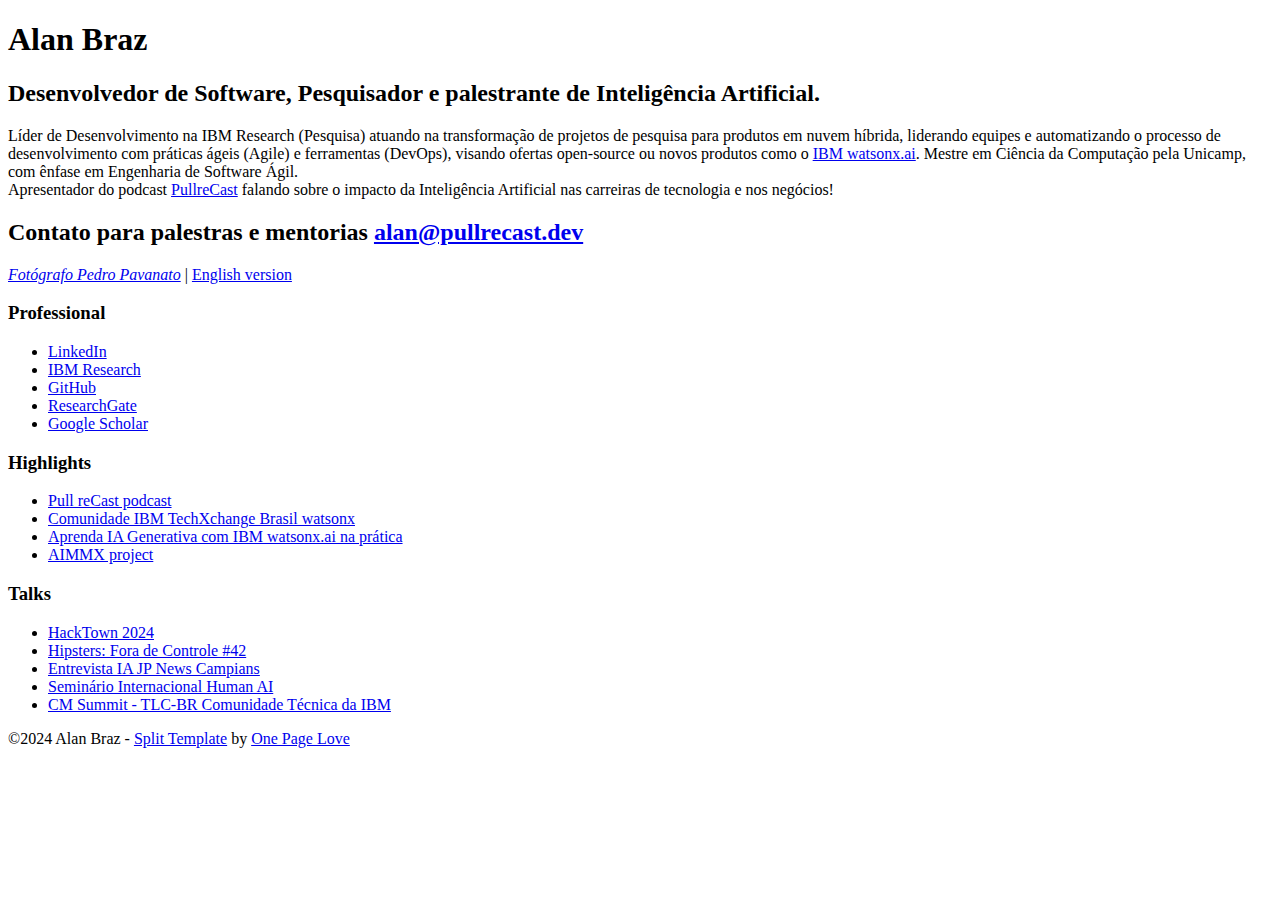
<file: index.html>
<!doctype html><html lang=pt-br><head><meta name=generator content="Hugo 0.131.0"><meta charset=UTF-8><meta http-equiv=X-UA-Compatible content="IE=edge"><title>Sobre Alan</title>
<meta name=author content="Alan Braz"><meta name=description content="Engenheiro de Software da área de Pesquisa da IBM Brasil"><meta name=robots content="index, follow"><meta name=referrer content="always"><meta property="og:title" content="Sobre Alan"><meta property="og:description" content="Engenheiro de Software da área de Pesquisa da IBM Brasil"><meta property="og:url" content="https://alanbraz.com.br/"><meta property="og:image" content="https://alanbraz.com.br/images/exame-sm.jpg"><meta name=twitter:card content="summary_large_image"><meta name=twitter:site content="@alanbraz"><link rel=icon href=https://alanbraz.com.br/favicon.ico><link rel=stylesheet href=https://alanbraz.com.br/assets/css/split.css type=text/css media=screen><meta name=viewport content="width=device-width,initial-scale=1"><link rel=stylesheet href=https://alanbraz.com.br/css/style.css type=text/css media=screen><style>.fs-split .split-image{background-image:url(https://alanbraz.com.br/images/exame.jpg);background-position:50% 0}</style><script async src="https://www.googletagmanager.com/gtag/js?id=G-8M63DZS7GD"></script><script>var dnt,doNotTrack=!1;if(!1&&(dnt=navigator.doNotTrack||window.doNotTrack||navigator.msDoNotTrack,doNotTrack=dnt=="1"||dnt=="yes"),!doNotTrack){window.dataLayer=window.dataLayer||[];function gtag(){dataLayer.push(arguments)}gtag("js",new Date),gtag("config","G-8M63DZS7GD")}</script></head><body id=fullsingle class=page-template-page-fullsingle-split><div class=fs-split><div class=split-image></div><div class=split-content><div class=split-content-vertically-center><div class=split-intro><h1>Alan Braz</h1><h2 class=tagline>Desenvolvedor de Software, Pesquisador e palestrante de Inteligência Artificial.</h2></div><div class=split-bio><p>Líder de Desenvolvimento na IBM Research (Pesquisa) atuando na transformação de projetos de pesquisa para produtos em nuvem híbrida, liderando equipes e automatizando o processo de desenvolvimento com práticas ágeis (Agile) e ferramentas (DevOps), visando ofertas open-source ou novos produtos como o <a href=https://www.ibm.com/br-pt/products/watsonx-ai>IBM watsonx.ai</a>.
Mestre em Ciência da Computação pela Unicamp, com ênfase em Engenharia de Software Ágil.<br>Apresentador do podcast <a href=http://canal.pullrecast.dev>PullreCast</a> falando sobre o impacto da Inteligência Artificial nas carreiras de tecnologia e nos negócios!</p><h2 id=contato-para-palestras-e-mentorias-alanpullrecastdevmailtoalanpullrecastdev><strong>Contato para palestras e mentorias <a href=mailto:alan@pullrecast.dev>alan@pullrecast.dev</a></strong></h2><p><em><a href=https://pedropavanato.com.br/>Fotógrafo Pedro Pavanato</a></em> | <a href=en>English version</a></p></div><div class=split-lists><div class=split-list><h3>Professional</h3><ul><li><a href=https://www.linkedin.com/in/alanbraz title=LinkedIn target=_blank>LinkedIn</a></li><li><a href=https://research.ibm.com/people/alan-braz title="IBM Research" target=_blank>IBM Research</a></li><li><a href=https://github.com/alanbraz title=GitHub target=_blank>GitHub</a></li><li><a href=https://www.researchgate.net/profile/Alan-Braz-2 title=ResearchGate target=_blank>ResearchGate</a></li><li><a href="https://scholar.google.com.br/citations?user=BZujm7MAAAAJ" title="Google Scholar" target=_blank>Google Scholar</a></li></ul></div><div class=split-list><h3>Highlights</h3><ul><li><a href=http://pullrecast.dev title="Pull reCast podcast" target=_blank>Pull reCast podcast</a></li><li><a href=https://ibm.biz/watsonx-br title="Comunidade IBM TechXchange Brasil watsonx" target=_blank>Comunidade IBM TechXchange Brasil watsonx</a></li><li><a href="https://www.youtube.com/watch?v=jzPjIUhNXkM" title="Aprenda IA Generativa com IBM watsonx.ai na prática" target=_blank>Aprenda IA Generativa com IBM watsonx.ai na prática</a></li><li><a href=https://github.com/IBM/AIMMX title="AIMMX project" target=_blank>AIMMX project</a></li></ul></div><div class=split-list><h3>Talks</h3><ul><li><a href=https://link.pullrecast.dev/hacktown24 title="HackTown 2024" target=_blank>HackTown 2024</a></li><li><a href="https://open.spotify.com/episode/6YvUNfYY3nkbNgXN5LJHU9?si=uPbtu7FoTz63kw369_qvmg&amp;t=1515" title="Hipsters: Fora de Controle #42" target=_blank>Hipsters: Fora de Controle #42</a></li><li><a href="https://www.youtube.com/watch?v=Cbixa3LSXCk" title="Entrevista IA JP News Campians" target=_blank>Entrevista IA JP News Campians</a></li><li><a href="https://www.youtube.com/watch?v=hOivpEPPIuE&amp;t=3656s" title="Seminário Internacional Human AI" target=_blank>Seminário Internacional Human AI</a></li><li><a href="https://www.youtube.com/watch?v=EBis9aTsHio&amp;t=33740s" title="CM Summit - TLC-BR Comunidade Técnica da IBM" target=_blank>CM Summit - TLC-BR Comunidade Técnica da IBM</a></li></ul></div></div><div class=split-credit><p>&copy;2024 Alan Braz - <a href=https://onepagelove.com/split title="Split Template">Split Template</a> by <a href=https://onepagelove.com title="One Page Love">One Page Love</a></p></div></div></div></div></body></html>
</file>
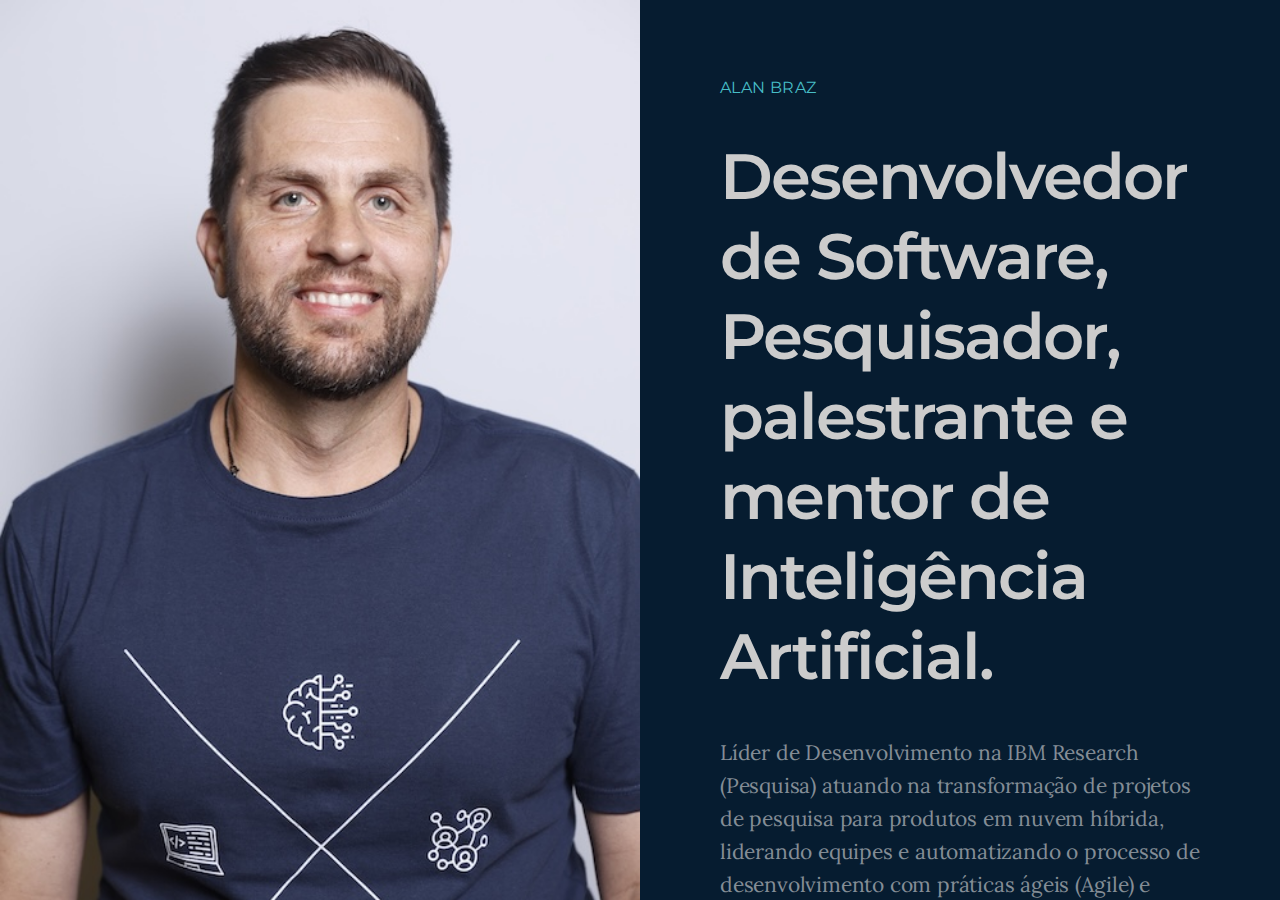
<file: br/index.html>
<!doctype html><html lang=pt-BR><head><meta charset=UTF-8><meta name=viewport content="width=device-width,initial-scale=1"><title>Sobre Alan</title>
<meta name=author content="Alan Braz"><meta name=description content="Engenheiro de Software da área de Pesquisa da IBM Brasil"><meta name=robots content="index, follow"><meta name=referrer content="always"><meta property="og:title" content="Sobre Alan"><meta property="og:description" content="Engenheiro de Software da área de Pesquisa da IBM Brasil"><meta property="og:url" content="https://alanbraz.com.br/"><meta property="og:image" content="https://alanbraz.com.br/images/exame-prc-sm.jpg"><meta name=twitter:card content="summary_large_image"><meta name=twitter:site content="@alanbraz"><link rel=icon href=https://alanbraz.com.br/favicon.ico><link rel=stylesheet href=../css/split.min.aaeea69cc83d4d84383c16d04cbf1e7d924b2f637409e690196a2fc65378014a.css integrity="sha256-qu6mnMg9TYQ4PBbQTL8efZJLL2N0CeaQGWovxlN4AUo=" crossorigin=anonymous media=screen><link rel=stylesheet href=https://alanbraz.com.br/css/style.css type=text/css media=screen><script async src="https://www.googletagmanager.com/gtag/js?id=G-8M63DZS7GD"></script><script>var dnt,doNotTrack=!1;if(!1&&(dnt=navigator.doNotTrack||window.doNotTrack||navigator.msDoNotTrack,doNotTrack=dnt=="1"||dnt=="yes"),!doNotTrack){window.dataLayer=window.dataLayer||[];function gtag(){dataLayer.push(arguments)}gtag("js",new Date),gtag("config","G-8M63DZS7GD")}</script></head><body id=fullsingle class=page-template-page-fullsingle-split><div class=fs-split><div class=split-image></div><div class=split-content><div class=split-content-vertically-center><div class=split-intro><h1>Alan Braz</h1><h2 class=tagline>Desenvolvedor de Software, Pesquisador, palestrante e mentor de Inteligência Artificial.</h2></div><div class=split-bio><p>Líder de Desenvolvimento na IBM Research (Pesquisa) atuando na transformação de projetos de pesquisa para produtos em nuvem híbrida, liderando equipes e automatizando o processo de desenvolvimento com práticas ágeis (Agile) e ferramentas (DevOps), visando ofertas open-source ou novos produtos como o <a href=https://www.ibm.com/br-pt/products/watsonx-ai>IBM watsonx.ai</a>.
Mestre em Ciência da Computação pela Unicamp, com ênfase em Engenharia de Software Ágil.<br>Apresentador do podcast <a href=http://canal.pullrecast.dev>PullreCast</a> falando sobre o impacto da Inteligência Artificial nas carreiras de tecnologia e nos negócios!</p><h2 id=contato-para-palestras-e-mentorias-alanpullrecastdevmailtoalanpullrecastdev><strong>Contato para palestras e mentorias <a href=mailto:alan@pullrecast.dev>alan@pullrecast.dev</a></strong></h2><p><em><a href=https://pedropavanato.com.br/>Fotógrafo Pedro Pavanato</a></em> | <a href=../en>English version</a></p></div><div class=split-lists><div class=split-list><h3>Professional</h3><ul><li><a href=https://www.calendly.com/alanbraz title="Agende sua MentorIA" target=_blank>Agende sua MentorIA</a></li><li><a href=https://www.linkedin.com/in/alanbraz title=LinkedIn target=_blank>LinkedIn</a></li><li><a href=https://research.ibm.com/people/alan-braz title="IBM Research" target=_blank>IBM Research</a></li><li><a href=https://github.com/alanbraz title=GitHub target=_blank>GitHub</a></li><li><a href=https://www.researchgate.net/profile/Alan-Braz-2 title=ResearchGate target=_blank>ResearchGate</a></li><li><a href="https://scholar.google.com.br/citations?user=BZujm7MAAAAJ" title="Google Scholar" target=_blank>Google Scholar</a></li></ul></div><div class=split-list><h3>Highlights</h3><ul><li><a href=http://pullrecast.dev title="Pull reCast podcast" target=_blank>Pull reCast podcast</a></li><li><a href=https://ibm.biz/watsonx-br title="Comunidade IBM TechXchange Brasil watsonx" target=_blank>Comunidade IBM TechXchange Brasil watsonx</a></li><li><a href="https://www.youtube.com/watch?v=jzPjIUhNXkM" title="Aprenda IA Generativa com IBM watsonx.ai na prática" target=_blank>Aprenda IA Generativa com IBM watsonx.ai na prática</a></li><li><a href=https://github.com/IBM/AIMMX title="AIMMX project" target=_blank>AIMMX project</a></li></ul></div><div class=split-list><h3>Talks</h3><ul><li><a href=https://link.pullrecast.dev/hacktown24 title="HackTown 2024" target=_blank>HackTown 2024</a></li><li><a href=https://www.iasobcontrole.tech/42-novos-modelos-de-embedding-da-openai-deepfake-do-biden-ia-na-ibm/ title="IA Sob Controle podcast #42" target=_blank>IA Sob Controle podcast #42</a></li><li><a href="https://www.youtube.com/watch?v=Cbixa3LSXCk" title="Entrevista IA JP News Campians" target=_blank>Entrevista IA JP News Campians</a></li><li><a href="https://www.youtube.com/watch?v=hOivpEPPIuE&amp;t=3656s" title="Seminário Internacional Human AI" target=_blank>Seminário Internacional Human AI</a></li><li><a href="https://www.youtube.com/watch?v=EBis9aTsHio&amp;t=33740s" title="CM Summit - TLC-BR Comunidade Técnica da IBM" target=_blank>CM Summit - TLC-BR Comunidade Técnica da IBM</a></li></ul></div></div><div class=split-credit><p>&copy;2024 Alan Braz - <a href=https://onepagelove.com/split title="Split Template">Split Template</a> by <a href=https://onepagelove.com title="One Page Love">One Page Love</a></p></div></div></div></div></body></html>
</file>
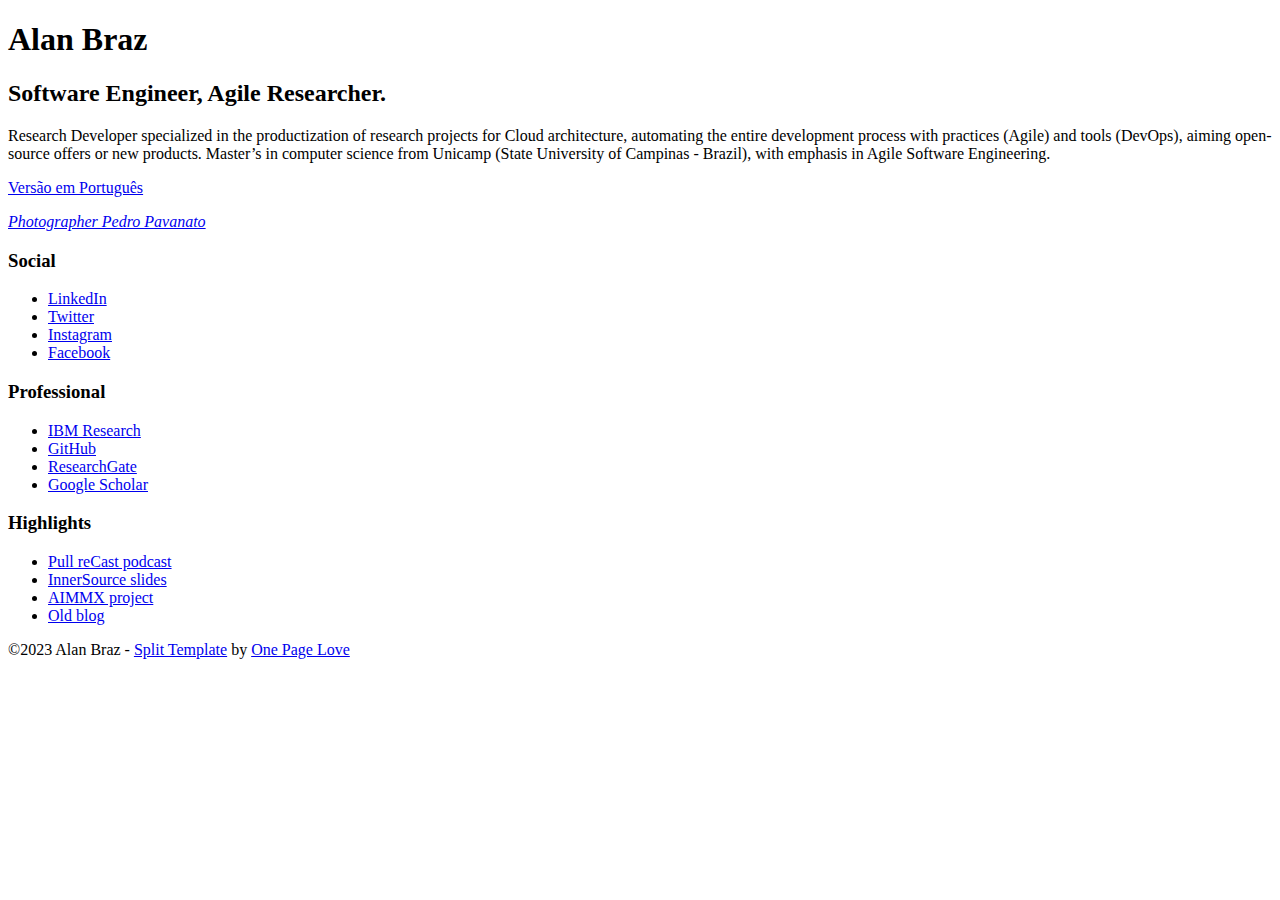
<file: en/index.html>
<!doctype html><html lang=en><head><meta name=generator content="Hugo 0.121.0"><meta charset=UTF-8><meta http-equiv=X-UA-Compatible content="IE=edge"><title>About Alan</title>
<meta name=author content="Alan Braz"><meta name=description content="Research Software Engineer at IBM Research Brazil"><meta name=robots content="index, follow"><meta name=referrer content="always"><meta property="og:title" content="About Alan"><meta property="og:description" content="Research Software Engineer at IBM Research Brazil"><meta property="og:url" content="https://alanbraz.com.br"><meta property="og:image" content="https://alanbraz.com.br/images/alan-sm.jpg"><meta name=twitter:card content="summary_large_image"><meta name=twitter:site content="@alanbraz"><link rel=icon href=https://alanbraz.com.br/favicon.ico><link rel=stylesheet href=https://alanbraz.com.br/assets/css/split.css type=text/css media=screen><meta name=viewport content="width=device-width,initial-scale=1"><link rel=stylesheet href=https://alanbraz.com.br/css/style.css type=text/css media=screen><style>.fs-split .split-image{background-image:url(https://alanbraz.com.br/images/alan-md.jpg);background-position:50% 0}</style><script async src="https://www.googletagmanager.com/gtag/js?id=G-8M63DZS7GD"></script><script>var doNotTrack=!1;if(!doNotTrack){window.dataLayer=window.dataLayer||[];function gtag(){dataLayer.push(arguments)}gtag("js",new Date),gtag("config","G-8M63DZS7GD",{anonymize_ip:!1})}</script></head><body id=fullsingle class=page-template-page-fullsingle-split><div class=fs-split><div class=split-image></div><div class=split-content><div class=split-content-vertically-center><div class=split-intro><h1>Alan Braz</h1><h2 class=tagline>Software Engineer, Agile Researcher.</h2></div><div class=split-bio><p>Research Developer specialized in the productization of research projects for Cloud architecture, automating the entire development process with practices (Agile) and tools (DevOps), aiming open-source offers or new products. Master’s in computer science from Unicamp (State University of Campinas - Brazil), with emphasis in Agile Software Engineering.</p><p><a href=../pt-br>Versão em Português</a></p><p><em><a href=https://pedropavanato.com.br/>Photographer Pedro Pavanato</a></em></p></div><div class=split-lists><div class=split-list><h3>Social</h3><ul><li><a href=https://www.linkedin.com/in/alanbraz title=LinkedIn target=_blank>LinkedIn</a></li><li><a href=https://www.twitter.com/alanbraz title=Twitter target=_blank>Twitter</a></li><li><a href=https://www.instagram.com/alanbraz title=Instagram target=_blank>Instagram</a></li><li><a href=https://www.facebook.com/alanbraz/ title=Facebook target=_blank>Facebook</a></li></ul></div><div class=split-list><h3>Professional</h3><ul><li><a href=https://research.ibm.com/people/alan-braz title="IBM Research" target=_blank>IBM Research</a></li><li><a href=https://github.com/alanbraz title=GitHub target=_blank>GitHub</a></li><li><a href=https://www.researchgate.net/profile/Alan-Braz-2 title=ResearchGate target=_blank>ResearchGate</a></li><li><a href="https://scholar.google.com.br/citations?user=BZujm7MAAAAJ" title="Google Scholar" target=_blank>Google Scholar</a></li></ul></div><div class=split-list><h3>Highlights</h3><ul><li><a href=http://pullrecast.dev title="Pull reCast podcast" target=_blank>Pull reCast podcast</a></li><li><a href=https://alanbraz.com.br/innersource-tdc/slides.pdf title="InnerSource slides" target=_blank>InnerSource slides</a></li><li><a href=https://github.com/IBM/AIMMX title="AIMMX project" target=_blank>AIMMX project</a></li><li><a href=http://alanbraz.wordpress.com/ title="Old blog" target=_blank>Old blog</a></li></ul></div></div><div class=split-credit><p>&copy;2023 Alan Braz - <a href=https://onepagelove.com/split title="Split Template">Split Template</a> by <a href=https://onepagelove.com title="One Page Love">One Page Love</a></p></div></div></div></div></body></html>
</file>
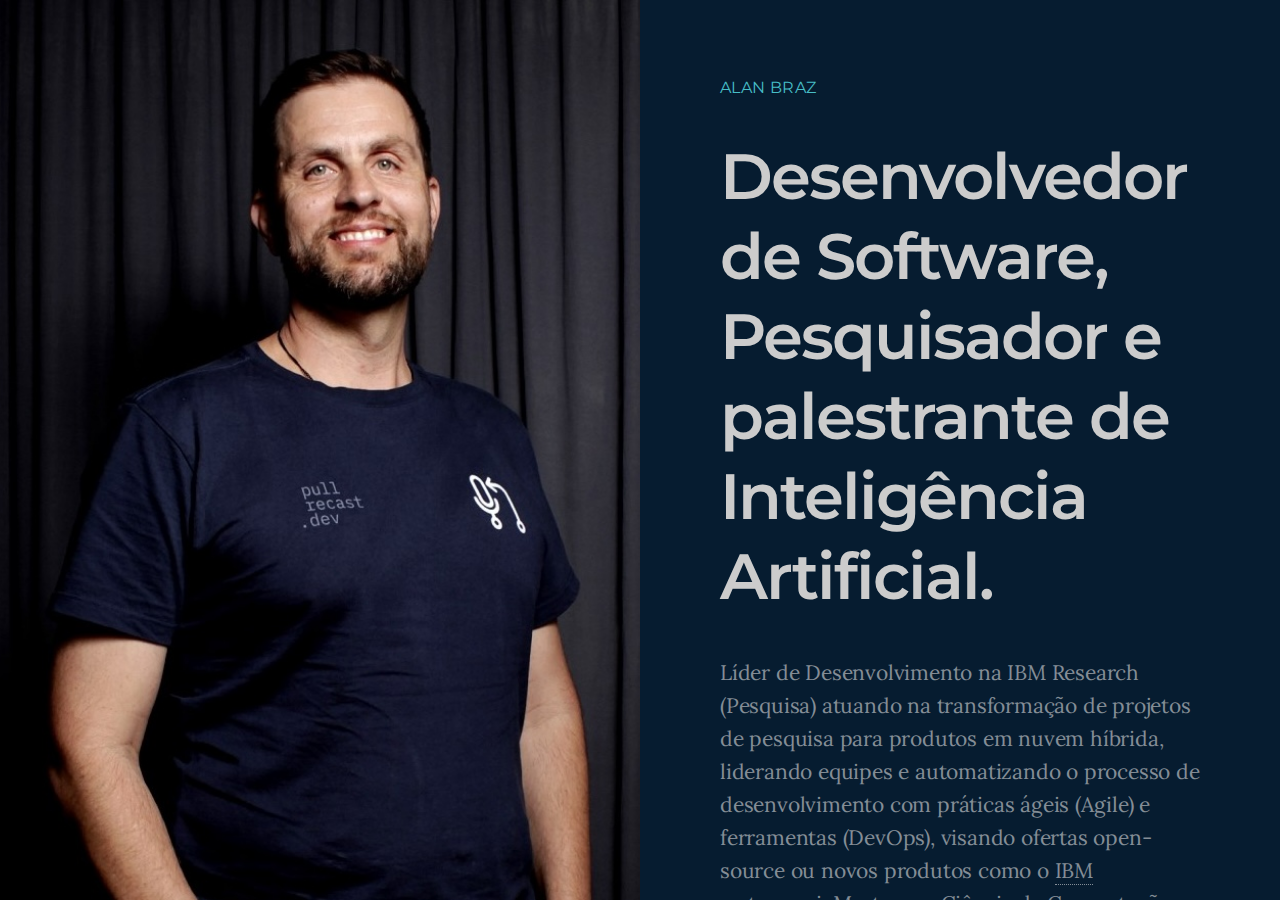
<file: pt/index.html>
<!doctype html><html lang=pt-BR><head><meta charset=UTF-8><meta name=viewport content="width=device-width,initial-scale=1"><title>Sobre Alan</title>
<meta name=author content="Alan Braz"><meta name=description content="Engenheiro de Software da área de Pesquisa da IBM Brasil"><meta name=robots content="index, follow"><meta name=referrer content="always"><meta property="og:title" content="Sobre Alan"><meta property="og:description" content="Engenheiro de Software da área de Pesquisa da IBM Brasil"><meta property="og:url" content="https://alanbraz.com.br/"><meta property="og:image" content="https://alanbraz.com.br/images/exame-sm.jpg"><meta name=twitter:card content="summary_large_image"><meta name=twitter:site content="@alanbraz"><link rel=icon href=https://alanbraz.com.br/favicon.ico><link rel=stylesheet href=../css/split.min.25e7a017047631437b52bfb0fee79f9c9f7723e2c6d6379afc7a340f9afcb30f.css integrity="sha256-JeegFwR2MUN7Ur+w/uefnJ93I+LG1jea/Ho0D5r8sw8=" crossorigin=anonymous media=screen><link rel=stylesheet href=https://alanbraz.com.br/css/style.css type=text/css media=screen><script async src="https://www.googletagmanager.com/gtag/js?id=G-8M63DZS7GD"></script><script>var dnt,doNotTrack=!1;if(!1&&(dnt=navigator.doNotTrack||window.doNotTrack||navigator.msDoNotTrack,doNotTrack=dnt=="1"||dnt=="yes"),!doNotTrack){window.dataLayer=window.dataLayer||[];function gtag(){dataLayer.push(arguments)}gtag("js",new Date),gtag("config","G-8M63DZS7GD")}</script></head><body id=fullsingle class=page-template-page-fullsingle-split><div class=fs-split><div class=split-image></div><div class=split-content><div class=split-content-vertically-center><div class=split-intro><h1>Alan Braz</h1><h2 class=tagline>Desenvolvedor de Software, Pesquisador e palestrante de Inteligência Artificial.</h2></div><div class=split-bio><p>Líder de Desenvolvimento na IBM Research (Pesquisa) atuando na transformação de projetos de pesquisa para produtos em nuvem híbrida, liderando equipes e automatizando o processo de desenvolvimento com práticas ágeis (Agile) e ferramentas (DevOps), visando ofertas open-source ou novos produtos como o <a href=https://www.ibm.com/br-pt/products/watsonx-ai>IBM watsonx.ai</a>.
Mestre em Ciência da Computação pela Unicamp, com ênfase em Engenharia de Software Ágil.<br>Apresentador do podcast <a href=http://canal.pullrecast.dev>PullreCast</a> falando sobre o impacto da Inteligência Artificial nas carreiras de tecnologia e nos negócios!</p><h2 id=contato-para-palestras-e-mentorias-alanpullrecastdevmailtoalanpullrecastdev><strong>Contato para palestras e mentorias <a href=mailto:alan@pullrecast.dev>alan@pullrecast.dev</a></strong></h2><p><em><a href=https://pedropavanato.com.br/>Fotógrafo Pedro Pavanato</a></em> | <a href=../en>English version</a></p></div><div class=split-lists><div class=split-list><h3>Professional</h3><ul><li><a href=https://www.calendly.com/alanbraz title="Agende sua MentorIA" target=_blank>Agende sua MentorIA</a></li><li><a href=https://www.linkedin.com/in/alanbraz title=LinkedIn target=_blank>LinkedIn</a></li><li><a href=https://research.ibm.com/people/alan-braz title="IBM Research" target=_blank>IBM Research</a></li><li><a href=https://github.com/alanbraz title=GitHub target=_blank>GitHub</a></li><li><a href=https://www.researchgate.net/profile/Alan-Braz-2 title=ResearchGate target=_blank>ResearchGate</a></li><li><a href="https://scholar.google.com.br/citations?user=BZujm7MAAAAJ" title="Google Scholar" target=_blank>Google Scholar</a></li></ul></div><div class=split-list><h3>Highlights</h3><ul><li><a href=http://pullrecast.dev title="Pull reCast podcast" target=_blank>Pull reCast podcast</a></li><li><a href=https://ibm.biz/watsonx-br title="Comunidade IBM TechXchange Brasil watsonx" target=_blank>Comunidade IBM TechXchange Brasil watsonx</a></li><li><a href="https://www.youtube.com/watch?v=jzPjIUhNXkM" title="Aprenda IA Generativa com IBM watsonx.ai na prática" target=_blank>Aprenda IA Generativa com IBM watsonx.ai na prática</a></li><li><a href=https://github.com/IBM/AIMMX title="AIMMX project" target=_blank>AIMMX project</a></li></ul></div><div class=split-list><h3>Talks</h3><ul><li><a href=https://link.pullrecast.dev/hacktown24 title="HackTown 2024" target=_blank>HackTown 2024</a></li><li><a href="https://open.spotify.com/episode/6YvUNfYY3nkbNgXN5LJHU9?si=uPbtu7FoTz63kw369_qvmg&amp;t=1515" title="Hipsters: Fora de Controle #42" target=_blank>Hipsters: Fora de Controle #42</a></li><li><a href="https://www.youtube.com/watch?v=Cbixa3LSXCk" title="Entrevista IA JP News Campians" target=_blank>Entrevista IA JP News Campians</a></li><li><a href="https://www.youtube.com/watch?v=hOivpEPPIuE&amp;t=3656s" title="Seminário Internacional Human AI" target=_blank>Seminário Internacional Human AI</a></li><li><a href="https://www.youtube.com/watch?v=EBis9aTsHio&amp;t=33740s" title="CM Summit - TLC-BR Comunidade Técnica da IBM" target=_blank>CM Summit - TLC-BR Comunidade Técnica da IBM</a></li></ul></div></div><div class=split-credit><p>&copy;2024 Alan Braz - <a href=https://onepagelove.com/split title="Split Template">Split Template</a> by <a href=https://onepagelove.com title="One Page Love">One Page Love</a></p></div></div></div></div></body></html>
</file>
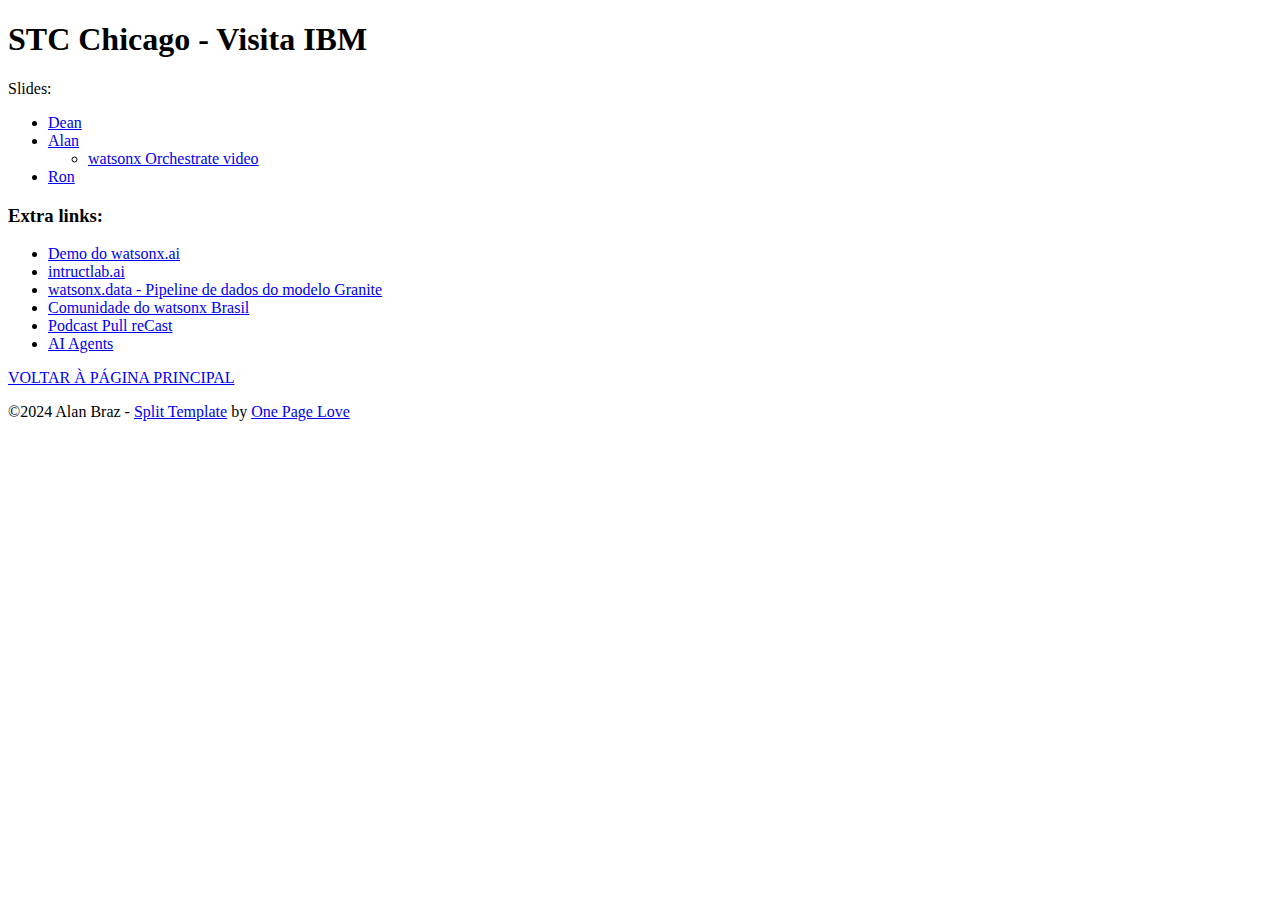
<file: stc.html>
<!doctype html><html lang=pt-br><head><meta charset=UTF-8><meta http-equiv=X-UA-Compatible content="IE=edge"><title>STC Chicago - Visita IBM - Sobre Alan</title>
<meta name=author content="Alan Braz"><meta name=description content="Engenheiro de Software da área de Pesquisa da IBM Brasil"><meta name=robots content="index, follow"><meta name=referrer content="always"><meta property="og:title" content="STC Chicago - Visita IBM - Sobre Alan"><meta property="og:description" content="Engenheiro de Software da área de Pesquisa da IBM Brasil"><meta property="og:url" content="https://alanbraz.com.br/"><meta property="og:image" content="https://alanbraz.com.br/images/alan-sm.jpg"><meta name=twitter:card content="summary_large_image"><meta name=twitter:site content="@alanbraz"><link rel=icon href=https://alanbraz.com.br/favicon.ico><link rel=stylesheet href=https://alanbraz.com.br/assets/css/split.css type=text/css media=screen><meta name=viewport content="width=device-width,initial-scale=1"><link rel=stylesheet href=https://alanbraz.com.br/css/style.css type=text/css media=screen><style>.fs-split .split-image{background-image:url(https://alanbraz.com.br/images/alan-md.jpg);background-position:50% 0}</style><script async src="https://www.googletagmanager.com/gtag/js?id=G-8M63DZS7GD"></script><script>var dnt,doNotTrack=!1;if(!1&&(dnt=navigator.doNotTrack||window.doNotTrack||navigator.msDoNotTrack,doNotTrack=dnt=="1"||dnt=="yes"),!doNotTrack){window.dataLayer=window.dataLayer||[];function gtag(){dataLayer.push(arguments)}gtag("js",new Date),gtag("config","G-8M63DZS7GD")}</script></head><body id=fullsingle class=page-template-page-fullsingle-split><div class=fs-split><div class=split-image></div><div class=split-content><div class=split-content-vertically-center><div class=split-intro><h1>STC Chicago - Visita IBM</h1></div><div class=split-bio><p>Slides:</p><ul><li><a href=https://deanwampler.github.io/polyglotprogramming/papers/WhereIsAIHeaded.pdf>Dean</a></li><li><a href=stc.pdf>Alan</a><ul><li><a href=https://ibm.box.com/shared/static/cep6ipall9g3lhronx9rowmxd5jzx3p8.mp4>watsonx Orchestrate video</a></li></ul></li><li><a href=stc/IBM_CAS_2024-AI.pdf>Ron</a></li></ul><h3 id=extra-links>Extra links:</h3><ul><li><a href=https://ibm.biz/wx-chat-demo>Demo do watsonx.ai</a></li><li><a href=http://intructlab.ai>intructlab.ai</a></li><li><a href="https://www.youtube.com/watch?v=BFtsSDHulVM">watsonx.data - Pipeline de dados do modelo Granite</a></li><li><a href=https://ibm.biz/watsonx-br>Comunidade do watsonx Brasil</a></li><li><a href=http://pullrecast.dev>Podcast Pull reCast</a></li><li><a href="https://www.youtube.com/watch?v=F8NKVhkZZWI">AI Agents</a></li></ul><p><a href=./>VOLTAR À PÁGINA PRINCIPAL</a></p></div><div class=split-credit><p>&copy;2024 Alan Braz - <a href=https://onepagelove.com/split title="Split Template">Split Template</a> by <a href=https://onepagelove.com title="One Page Love">One Page Love</a></p></div></div></div></div></body></html>
</file>
